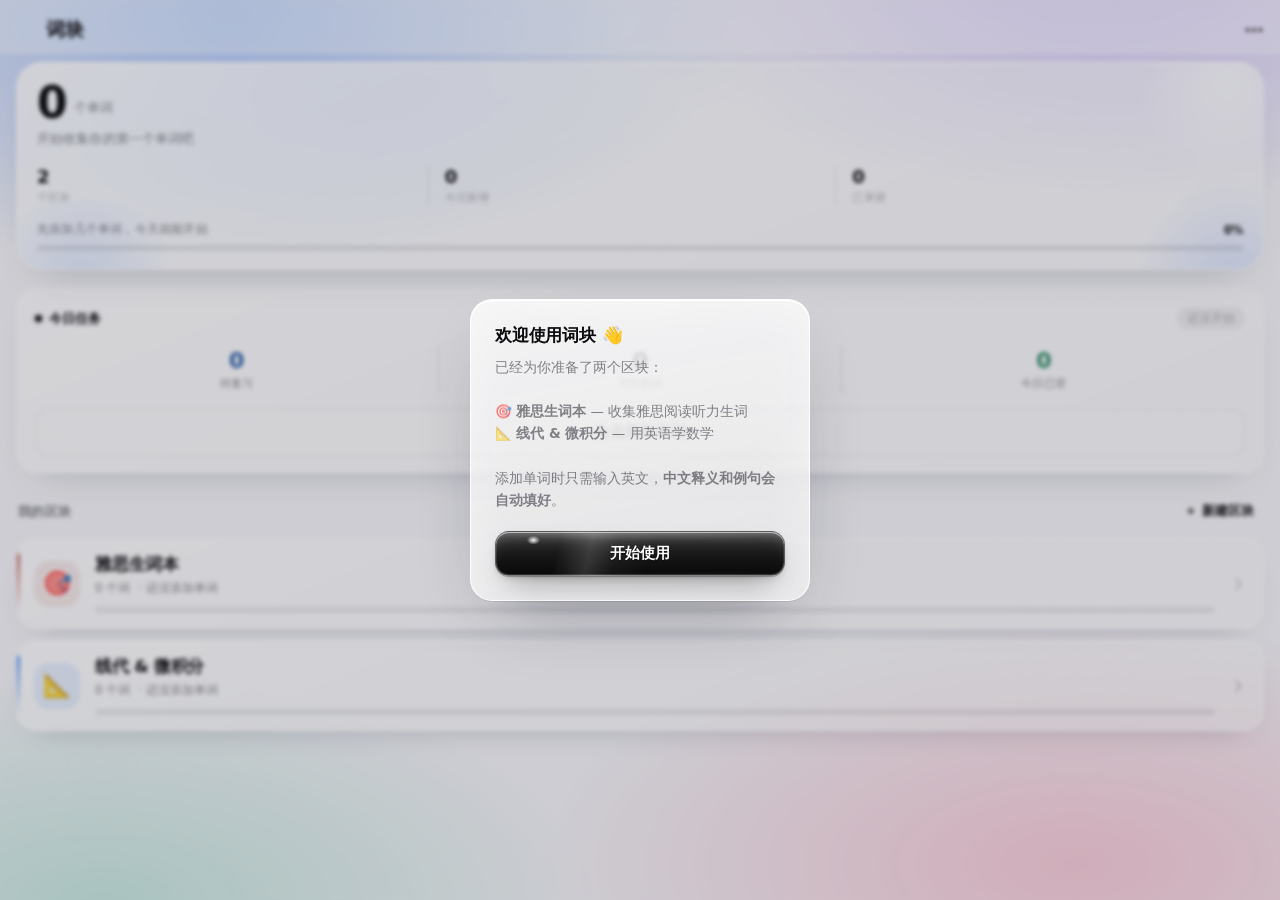
<file: src/assets/index.html>
<!DOCTYPE html>
<html lang="zh-CN">
<head>
<meta charset="utf-8">
<meta name="viewport" content="width=device-width, initial-scale=1.0, maximum-scale=1.0, user-scalable=no, viewport-fit=cover">
<meta name="format-detection" content="telephone=no">
<title>词块</title>
<link rel="stylesheet" href="app.css">
</head>
<body>

<div class="ambient" aria-hidden="true"></div>

<div class="app">
  <header class="topbar" id="topbar">
    <button class="icon-btn" id="btnBack" aria-label="返回">
      <svg viewBox="0 0 24 24" width="22" height="22"><path d="M15 4L7 12l8 8" fill="none" stroke="currentColor" stroke-width="2.2" stroke-linecap="round" stroke-linejoin="round"/></svg>
    </button>
    <div class="title-wrap">
      <h1 id="tbTitle">词块</h1>
      <div class="tb-sub" id="tbSub"></div>
    </div>
    <button class="icon-btn" id="btnMore" aria-label="更多">
      <svg viewBox="0 0 24 24" width="22" height="22"><circle cx="5" cy="12" r="2" fill="currentColor"/><circle cx="12" cy="12" r="2" fill="currentColor"/><circle cx="19" cy="12" r="2" fill="currentColor"/></svg>
    </button>
  </header>

  <main class="view" id="view"></main>
</div>

<button class="fab" id="fab"><span>＋</span></button>

<div class="sheet-mask" id="sheetMask"></div>
<div class="sheet-root" id="sheetRoot"></div>
<div class="toast" id="toast"></div>
<div class="loading" id="loading"><div class="spinner"></div><div id="loadingText">查询中…</div></div>

<script src="glossary.js"></script>
<script src="app.js"></script>
</body>
</html>
</file>
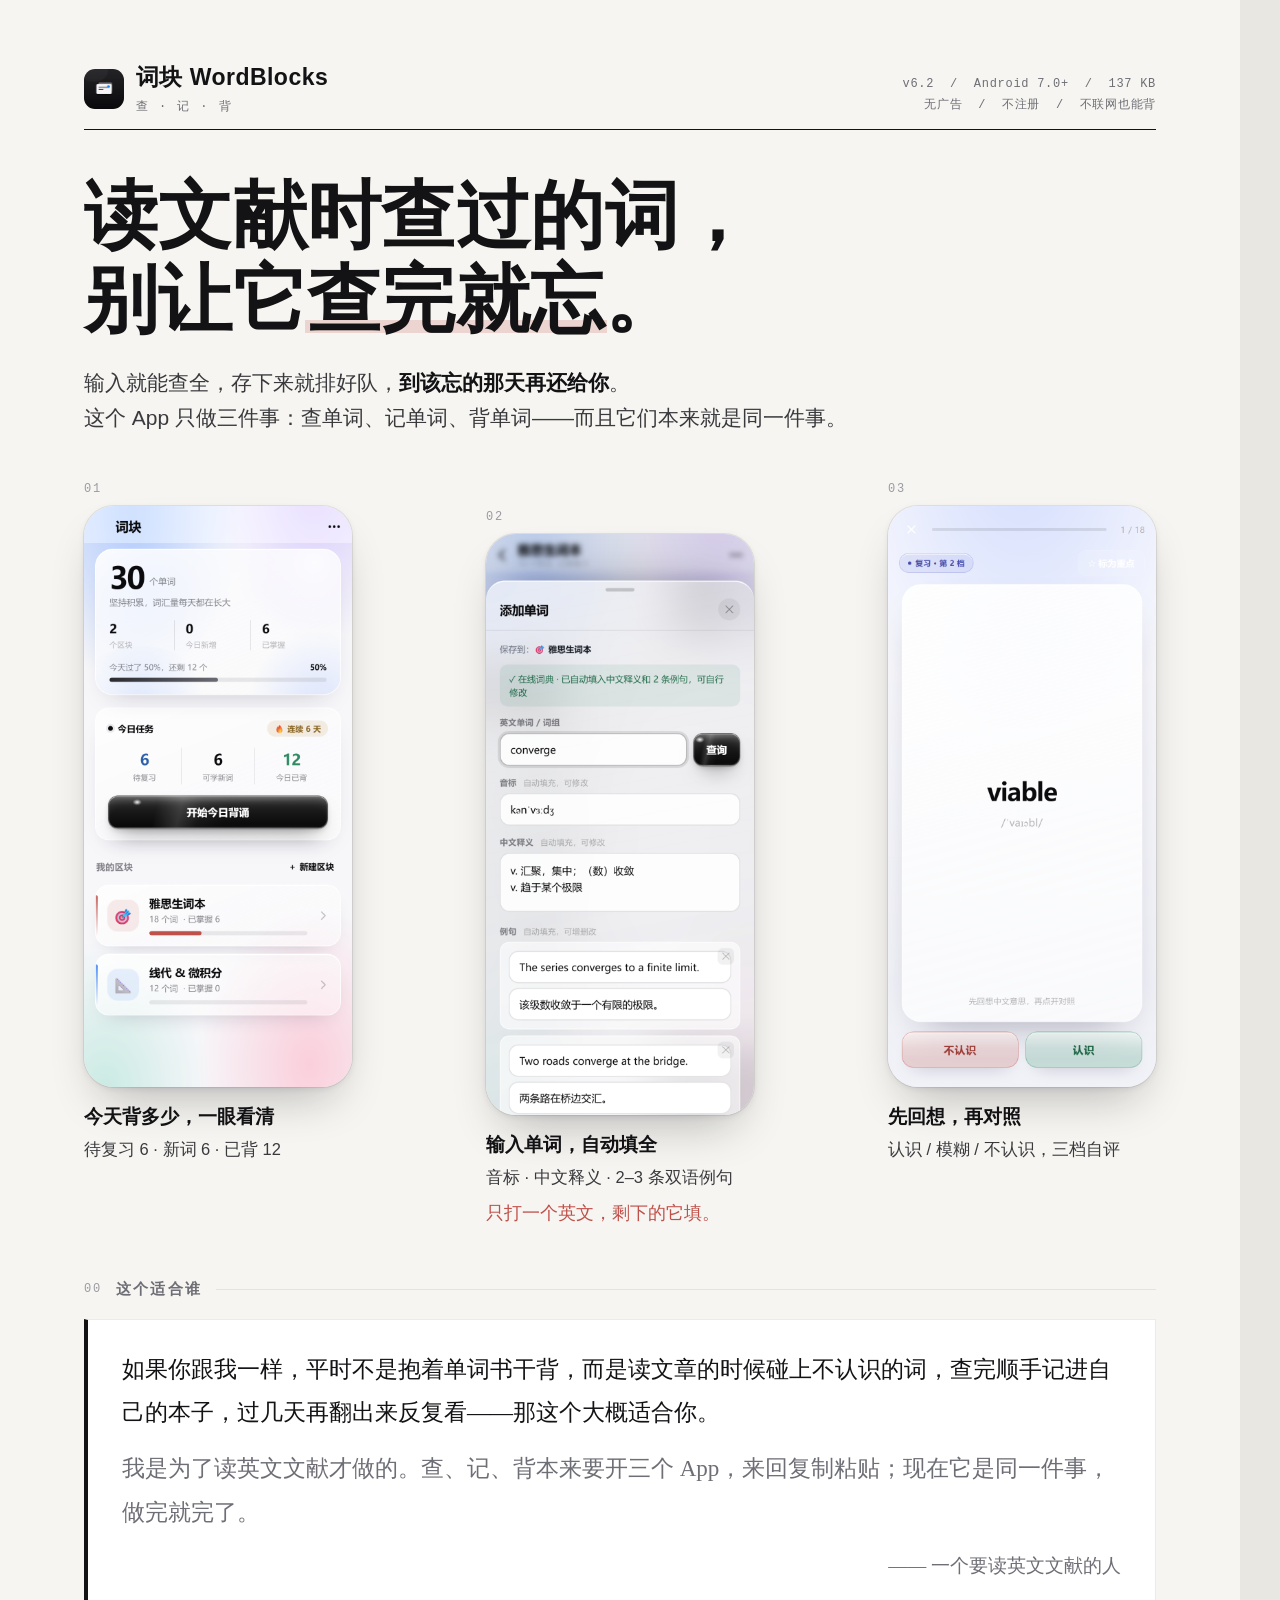
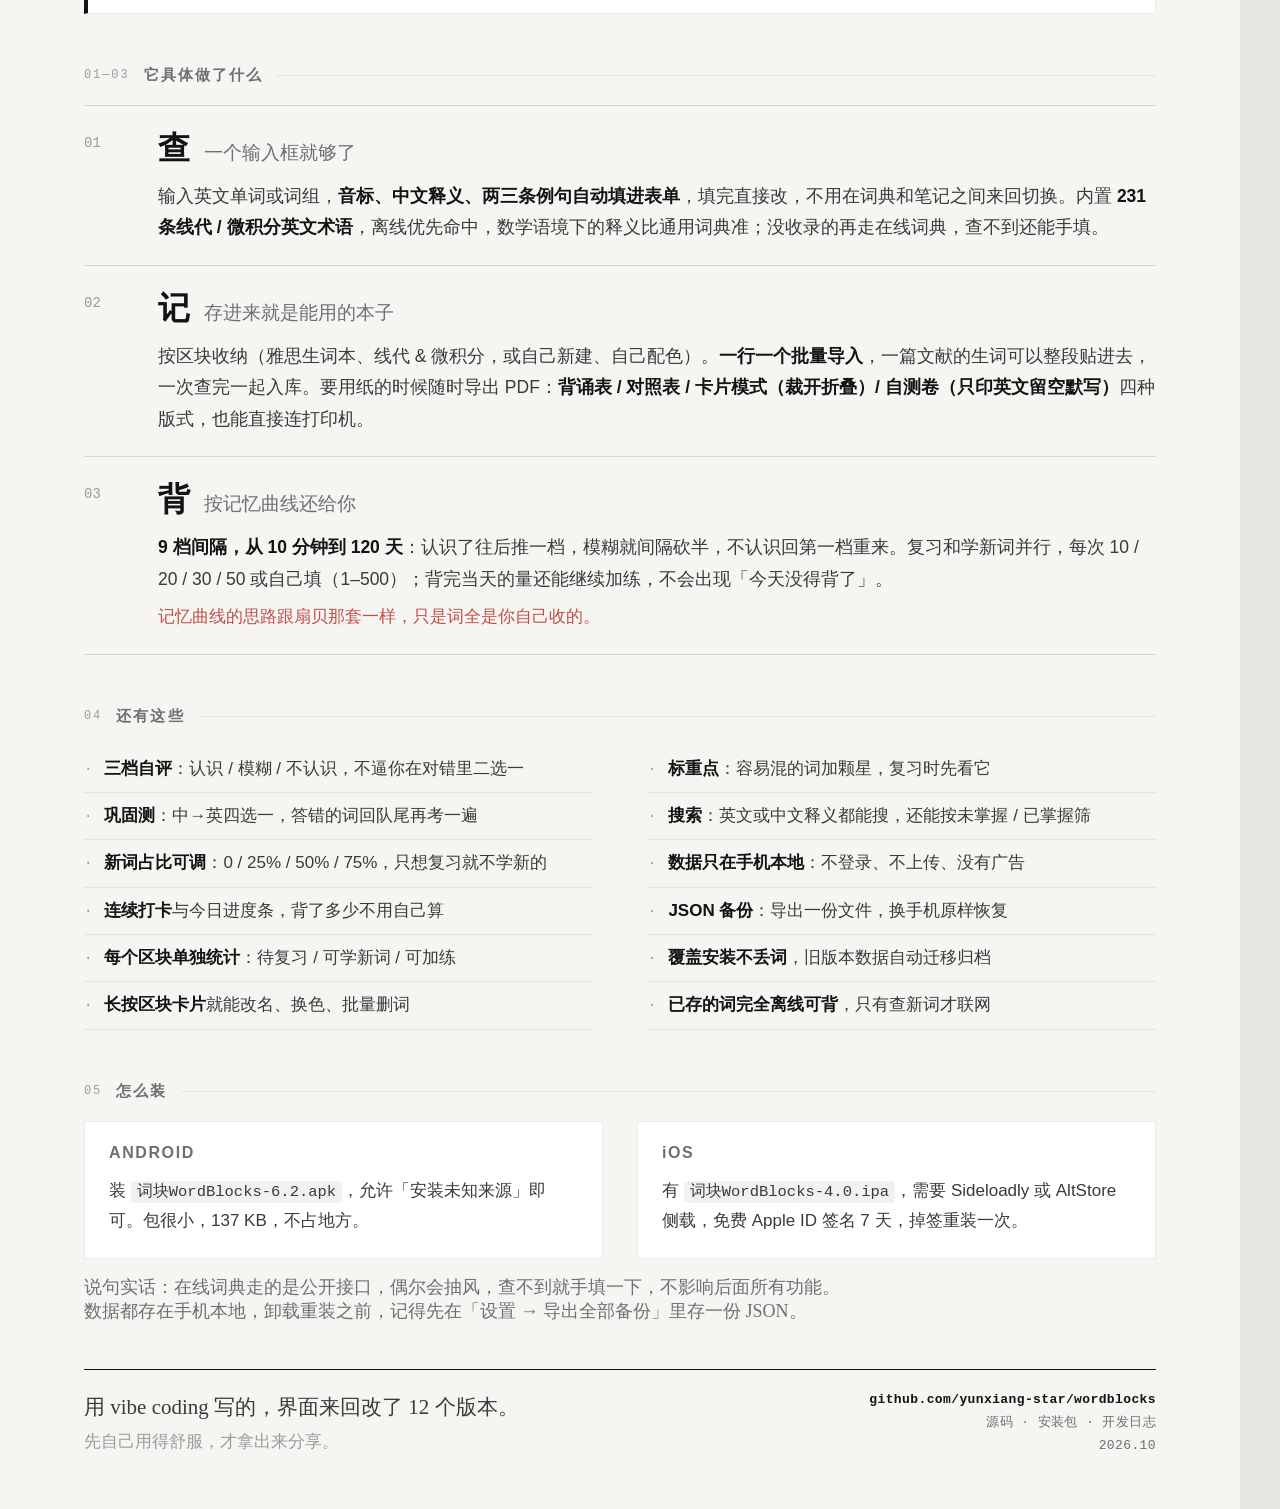
<file: poster/poster.html>
<!DOCTYPE html>
<html lang="zh-CN">
<head>
<meta charset="utf-8">
<title>词块 WordBlocks · 宣传海报</title>
<style>
  :root{
    --ink:#131316;
    --ink-2:#3A3A3E;
    --ink-3:#6E6E76;
    --ink-4:#9A9AA2;
    --paper:#F6F5F1;
    --line:rgba(19,19,22,.14);
    --line-soft:rgba(19,19,22,.08);
    --red:#C0504A;
    --blue:#3B82F6;
    --green:#33916A;
    --serif:"Noto Serif SC","Source Han Serif SC",serif;
    --sans:"Noto Sans SC","Microsoft YaHei",sans-serif;
    --kai:"STKaiti","KaiTi","Noto Serif SC",serif;
    --mono:"Consolas","SF Mono",monospace;
  }
  *{ box-sizing:border-box; margin:0; padding:0; }
  html,body{ background:#E9E7E2; }
  .page{
    position:relative;
    width:1240px;
    padding:62px 84px 52px;
    background:var(--paper);
    color:var(--ink);
    font-family:var(--sans);
    -webkit-font-smoothing:antialiased;
    overflow:hidden;
  }
  /* 纸张颗粒，很轻，只是让底色不那么「屏幕」 */
  .grain{
    position:absolute; inset:0; pointer-events:none; opacity:.05; z-index:0;
    background-image:url("data:image/svg+xml;utf8,<svg xmlns='http://www.w3.org/2000/svg' width='140' height='140'><filter id='n'><feTurbulence type='fractalNoise' baseFrequency='.85' numOctaves='3'/></filter><rect width='140' height='140' filter='url(%23n)' opacity='.55'/></svg>");
  }
  .page > *{ position:relative; z-index:1; }

  /* ---------- 页眉 ---------- */
  .top{ display:flex; align-items:flex-end; justify-content:space-between; padding-bottom:14px; border-bottom:1px solid var(--ink); }
  .brand{ display:flex; align-items:center; gap:12px; }
  .brand img{ width:40px; height:40px; border-radius:11px; }
  .brand .n{ font-size:23px; font-weight:700; letter-spacing:.02em; }
  .brand .en{ font-family:var(--mono); font-size:12px; letter-spacing:.16em; color:var(--ink-3); margin-top:5px; }
  .top .meta{ font-family:var(--mono); font-size:12px; letter-spacing:.06em; color:var(--ink-3); text-align:right; line-height:1.7; }

  /* ---------- 主标题 ---------- */
  .hero{ padding:44px 0 2px; }
  .hero h1{
    font-family:var(--serif); font-weight:700;
    font-size:74px; line-height:1.14; letter-spacing:.005em;
  }
  .hero h1 em{ font-style:normal; position:relative; }
  .hero h1 em::after{
    content:""; position:absolute; left:-2px; right:-2px; bottom:8px; height:13px;
    background:rgba(192,80,74,.20); z-index:-1;
  }
  .hero .sub{ margin-top:22px; font-size:21px; line-height:1.7; color:var(--ink-2); max-width:930px; }
  .hero .sub b{ font-weight:600; color:var(--ink); }

  /* ---------- 三屏 ---------- */
  .shots{ display:flex; justify-content:space-between; align-items:flex-start; margin-top:44px; }
  .shot{ width:268px; }
  .shot .ph{ position:relative; }
  .shot img{
    display:block; width:268px; height:581px; object-fit:cover;
    border-radius:30px;
    box-shadow:0 24px 48px -18px rgba(18,18,24,.30), 0 2px 6px rgba(18,18,24,.08), 0 0 0 1px rgba(18,18,24,.08);
  }
  .shot.mid{ margin-top:28px; }
  .shot .no{ font-family:var(--mono); font-size:12px; letter-spacing:.14em; color:var(--ink-4); margin-bottom:10px; }
  .shot .cap{ margin-top:15px; font-size:16.5px; line-height:1.6; color:var(--ink-2); }
  .shot .cap b{ display:block; font-size:19px; font-weight:600; color:var(--ink); margin-bottom:4px; }

  /* 手写标注 */
  .note{ position:absolute; right:-66px; top:176px; width:170px; font-family:var(--kai); font-size:19px; line-height:1.55; color:var(--red); }
  .note::before{ content:""; position:absolute; left:-40px; top:20px; width:34px; border-top:1.5px solid var(--red); transform:rotate(-8deg); }

  /* ---------- 章节 ---------- */
  .sec{ margin-top:52px; }
  .lab{ display:flex; align-items:center; gap:14px; margin-bottom:20px; }
  .lab .k{ font-family:var(--mono); font-size:12px; letter-spacing:.16em; color:var(--ink-4); }
  .lab .t{ font-size:15px; font-weight:600; letter-spacing:.14em; color:var(--ink-3); }
  .lab .rule{ flex:1; height:1px; background:var(--line-soft); }

  /* 适合谁 */
  .who{ display:flex; gap:34px; padding:28px 34px; background:#FFFFFF; border:1px solid var(--line-soft); border-left:4px solid var(--ink); }
  .who .q{ font-family:var(--kai); font-size:23px; line-height:1.9; color:var(--ink); }
  .who .q p + p{ margin-top:12px; }
  .who .q .dim{ color:var(--ink-3); }

  /* 三个核心 */
  .core{ display:flex; flex-direction:column; }
  .row{ display:flex; gap:30px; padding:21px 0; border-top:1px solid var(--line); }
  .row:last-child{ border-bottom:1px solid var(--line); }
  .row .idx{ font-family:var(--mono); font-size:14px; color:var(--ink-4); width:44px; padding-top:8px; }
  .row .body{ flex:1; }
  .row h3{ font-family:var(--serif); font-size:32px; font-weight:700; letter-spacing:.01em; }
  .row h3 span{ font-family:var(--sans); font-size:19px; font-weight:400; color:var(--ink-3); margin-left:14px; letter-spacing:0; }
  .row p{ margin-top:10px; font-size:17.5px; line-height:1.8; color:var(--ink-2); }
  .row p b{ font-weight:600; color:var(--ink); }
  .row p code{ font-family:var(--mono); font-size:16px; background:rgba(19,19,22,.06); padding:1px 6px; border-radius:4px; }
  .hand2{ display:block; margin-top:7px; font-family:var(--kai); font-size:17px; color:var(--red); }
  .hand{ display:block; margin-top:8px; font-family:var(--kai); font-size:18px; color:var(--red); }
  .sign{ display:block; margin-top:14px; text-align:right; font-family:var(--kai); font-size:19px; color:var(--ink-3); }
  .accent-1{ color:var(--red); } .accent-2{ color:var(--blue); } .accent-3{ color:var(--green); }

  /* 卖点清单 */
  .list{ display:flex; gap:56px; }
  .list .col{ flex:1; min-width:0; }
  .item{ display:flex; gap:12px; padding:10px 0; border-bottom:1px solid var(--line-soft); font-size:17px; line-height:1.55; color:var(--ink-2); }
  .item i{ font-style:normal; color:var(--ink-4); font-family:var(--mono); font-size:14px; padding-top:3px; }
  .item b{ font-weight:600; color:var(--ink); }

  /* 安装 */
  .inst{ display:grid; grid-template-columns:1fr 1fr; gap:34px; }
  .inst .box{ padding:22px 24px; background:#FFFFFF; border:1px solid var(--line-soft); }
  .inst .box h4{ font-size:16px; letter-spacing:.1em; color:var(--ink-3); font-weight:600; margin-bottom:14px; }
  .inst .box p{ font-size:17px; line-height:1.75; color:var(--ink-2); }
  .inst .box code{ font-family:var(--mono); font-size:15.5px; background:rgba(19,19,22,.06); padding:2px 6px; border-radius:4px; }
  .tip{ margin-top:16px; font-family:var(--kai); font-size:18px; color:var(--ink-3); }

  /* 页脚 */
  .foot{ display:flex; justify-content:space-between; align-items:flex-end; margin-top:46px; padding-top:18px; border-top:1px solid var(--ink); }
  .foot .l{ font-family:var(--kai); font-size:21px; color:var(--ink-2); line-height:1.6; }
  .foot .l span{ color:var(--ink-4); font-size:17px; }
  .foot .r{ font-family:var(--mono); font-size:13px; color:var(--ink-3); text-align:right; line-height:1.8; letter-spacing:.03em; }
  .foot .r b{ color:var(--ink); font-weight:600; }
</style>
</head>
<body>
<div class="page">
  <div class="grain"></div>

  <div class="top">
    <div class="brand">
      <img src="../src/res/mipmap-xxxhdpi-v4/ic_launcher.png" alt="词块">
      <div>
        <div class="n">词块 WordBlocks</div>
        <div class="en">查 · 记 · 背</div>
      </div>
    </div>
    <div class="meta">
      v6.2 &nbsp;/&nbsp; Android 7.0+ &nbsp;/&nbsp; 137 KB<br>
      无广告 &nbsp;/&nbsp; 不注册 &nbsp;/&nbsp; 不联网也能背
    </div>
  </div>

  <div class="hero">
    <h1>读文献时查过的词，<br>别让它<em>查完就忘</em>。</h1>
    <div class="sub">
      输入就能查全，存下来就排好队，<b>到该忘的那天再还给你</b>。<br>
      这个 App 只做三件事：查单词、记单词、背单词——而且它们本来就是同一件事。
    </div>
  </div>

  <div class="shots">
    <div class="shot">
      <div class="no">01</div>
      <div class="ph"><img src="shots/home.png" alt="首页"></div>
      <div class="cap"><b>今天背多少，一眼看清</b>待复习 6 · 新词 6 · 已背 12</div>
    </div>

    <div class="shot mid">
      <div class="no">02</div>
      <div class="ph">
        <img src="shots/add.png" alt="添加单词">
      </div>
      <div class="cap"><b>输入单词，自动填全</b>音标 · 中文释义 · 2–3 条双语例句<span class="hand">只打一个英文，剩下的它填。</span></div>
    </div>

    <div class="shot">
      <div class="no">03</div>
      <div class="ph"><img src="shots/learn.png" alt="背诵"></div>
      <div class="cap"><b>先回想，再对照</b>认识 / 模糊 / 不认识，三档自评</div>
    </div>
  </div>

  <div class="sec">
    <div class="lab"><span class="k">00</span><span class="t">这个适合谁</span><span class="rule"></span></div>
    <div class="who">
      <div class="q">
        <p>如果你跟我一样，平时不是抱着单词书干背，而是读文章的时候碰上不认识的词，查完顺手记进自己的本子，过几天再翻出来反复看——那这个大概适合你。</p>
        <p class="dim">我是为了读英文文献才做的。查、记、背本来要开三个 App，来回复制粘贴；现在它是同一件事，做完就完了。</p>
        <span class="sign">—— 一个要读英文文献的人</span>
      </div>
    </div>
  </div>

  <div class="sec">
    <div class="lab"><span class="k">01—03</span><span class="t">它具体做了什么</span><span class="rule"></span></div>
    <div class="core">
      <div class="row">
        <div class="idx">01</div>
        <div class="body">
          <h3>查<span>一个输入框就够了</span></h3>
          <p>输入英文单词或词组，<b>音标、中文释义、两三条例句自动填进表单</b>，填完直接改，不用在词典和笔记之间来回切换。内置 <b>231 条线代 / 微积分英文术语</b>，离线优先命中，数学语境下的释义比通用词典准；没收录的再走在线词典，查不到还能手填。</p>
        </div>
      </div>
      <div class="row">
        <div class="idx">02</div>
        <div class="body">
          <h3>记<span>存进来就是能用的本子</span></h3>
          <p>按区块收纳（雅思生词本、线代 &amp; 微积分，或自己新建、自己配色）。<b>一行一个批量导入</b>，一篇文献的生词可以整段贴进去，一次查完一起入库。要用纸的时候随时导出 PDF：<b>背诵表 / 对照表 / 卡片模式（裁开折叠）/ 自测卷（只印英文留空默写）</b>四种版式，也能直接连打印机。</p>
        </div>
      </div>
      <div class="row">
        <div class="idx">03</div>
        <div class="body">
          <h3>背<span>按记忆曲线还给你</span></h3>
          <p><b>9 档间隔，从 10 分钟到 120 天</b>：认识了往后推一档，模糊就间隔砍半，不认识回第一档重来。复习和学新词并行，每次 10 / 20 / 30 / 50 或自己填（1–500）；背完当天的量还能继续加练，不会出现「今天没得背了」。<span class="hand2">记忆曲线的思路跟扇贝那套一样，只是词全是你自己收的。</span></p>
        </div>
      </div>
    </div>
  </div>

  <div class="sec">
    <div class="lab"><span class="k">04</span><span class="t">还有这些</span><span class="rule"></span></div>
    <div class="list">
      <div class="col">
        <div class="item"><i>·</i><span><b>三档自评</b>：认识 / 模糊 / 不认识，不逼你在对错里二选一</span></div>
        <div class="item"><i>·</i><span><b>巩固测</b>：中→英四选一，答错的词回队尾再考一遍</span></div>
        <div class="item"><i>·</i><span><b>新词占比可调</b>：0 / 25% / 50% / 75%，只想复习就不学新的</span></div>
        <div class="item"><i>·</i><span><b>连续打卡</b>与今日进度条，背了多少不用自己算</span></div>
        <div class="item"><i>·</i><span><b>每个区块单独统计</b>：待复习 / 可学新词 / 可加练</span></div>
        <div class="item"><i>·</i><span><b>长按区块卡片</b>就能改名、换色、批量删词</span></div>
      </div>
      <div class="col">
        <div class="item"><i>·</i><span><b>标重点</b>：容易混的词加颗星，复习时先看它</span></div>
        <div class="item"><i>·</i><span><b>搜索</b>：英文或中文释义都能搜，还能按未掌握 / 已掌握筛</span></div>
        <div class="item"><i>·</i><span><b>数据只在手机本地</b>：不登录、不上传、没有广告</span></div>
        <div class="item"><i>·</i><span><b>JSON 备份</b>：导出一份文件，换手机原样恢复</span></div>
        <div class="item"><i>·</i><span><b>覆盖安装不丢词</b>，旧版本数据自动迁移归档</span></div>
        <div class="item"><i>·</i><span><b>已存的词完全离线可背</b>，只有查新词才联网</span></div>
      </div>
    </div>
  </div>

  <div class="sec">
    <div class="lab"><span class="k">05</span><span class="t">怎么装</span><span class="rule"></span></div>
    <div class="inst">
      <div class="box">
        <h4>ANDROID</h4>
        <p>装 <code>词块WordBlocks-6.2.apk</code>，允许「安装未知来源」即可。包很小，137 KB，不占地方。</p>
      </div>
      <div class="box">
        <h4>iOS</h4>
        <p>有 <code>词块WordBlocks-4.0.ipa</code>，需要 Sideloadly 或 AltStore 侧载，免费 Apple ID 签名 7 天，掉签重装一次。</p>
      </div>
    </div>
    <div class="tip">说句实话：在线词典走的是公开接口，偶尔会抽风，查不到就手填一下，不影响后面所有功能。<br>
      数据都存在手机本地，卸载重装之前，记得先在「设置 → 导出全部备份」里存一份 JSON。</div>
  </div>

  <div class="foot">
    <div class="l">用 vibe coding 写的，界面来回改了 12 个版本。<br><span>先自己用得舒服，才拿出来分享。</span></div>
    <div class="r"><b>github.com/yunxiang-star/wordblocks</b><br>源码 · 安装包 · 开发日志<br>2026.10</div>
  </div>
</div>
</body>
</html>
</file>
<file: src/assets/app.css>
/* =========================================================
   词块 WordBlocks · 6.0 界面
   白为主、黑为辅：白色磨砂玻璃 + 墨黑文字/主操作
   布局骨架、类名、交互、动画与 5.x 完全一致
   ========================================================= */
* { box-sizing: border-box; -webkit-tap-highlight-color: transparent; }
html, body {
  margin: 0; padding: 0; height: 100%;
  background: #F7F7FA;
  color: #0B0B0D;
  font-family: -apple-system, "SF Pro SC", "SF Pro Text", "Noto Sans CJK SC", "PingFang SC", "Microsoft YaHei", system-ui, sans-serif;
  font-size: 15px;
  -webkit-font-smoothing: antialiased;
  text-rendering: optimizeLegibility;
  overscroll-behavior: none;
}
:root {
  --bg: #F7F7FA;
  --ink: #0B0B0D;
  --text: #0B0B0D;
  --sub: rgba(60, 60, 67, .62);
  --faint: rgba(60, 60, 67, .38);
  --line: rgba(60, 60, 67, .14);
  --line-strong: rgba(60, 60, 67, .22);

  /* 玻璃：白为主 */
  --glass: rgba(255, 255, 255, .62);
  --glass-edge: rgba(255, 255, 255, .95);

  /* 黑为辅：主操作、选中态 */
  --primary: #131316;
  --primary-soft: rgba(19, 19, 22, .06);
  --primary-text: #2C6AD9;

  /* 语义色：浅底上用的深色版 */
  --ok: #2E8B62;
  --danger: #C0504A;
  --warn: #A9791F;
  --pink: #B85A72;

  --r: 20px;
  --shadow: 0 1px 2px rgba(20,20,40,.05), 0 10px 28px -18px rgba(20,20,40,.28);
  --shadow-lg: 0 28px 70px -34px rgba(20,20,40,.45);
  --ring: 0 0 0 3px rgba(19,19,22,.1);
}
body { overflow: hidden; background: #F7F7FA; }
body ::selection { background: rgba(19,19,22,.14); }

/* 环境光：白色背景上的柔光，玻璃才有东西可透 */
.ambient {
  position: fixed; inset: 0; z-index: 0; pointer-events: none;
  background:
    radial-gradient(60% 40% at 18% 2%, rgba(120, 165, 255, .55), rgba(120, 165, 255, 0) 70%),
    radial-gradient(54% 38% at 86% -4%, rgba(178, 150, 255, .48), rgba(178, 150, 255, 0) 72%),
    radial-gradient(58% 38% at 84% 96%, rgba(255, 168, 190, .5), rgba(255, 168, 190, 0) 72%),
    radial-gradient(52% 34% at 8% 100%, rgba(150, 220, 200, .45), rgba(150, 220, 200, 0) 74%);
}

.app { display: flex; flex-direction: column; height: 100%; position: relative; z-index: 1; }

/* ---------------- 玻璃材质 ----------------
   只有「压在别的内容上」的元素才做真实模糊（面板 / 弹窗 / Toast / 顶栏）。
   卡片背后是纯色 + 柔光渐变，糊了肉眼也看不出差别，却要每帧做一次离屏采样，
   所以卡片一律用多层半透明白 + 高光模拟玻璃，不再开 backdrop-filter。
   ------------------------------------------------- */

/* ---------------- 顶栏 ---------------- */
.topbar {
  display: flex; align-items: center; gap: 2px;
  padding: 6px 8px 6px 6px;
  background: rgba(255,255,255,.42);
  backdrop-filter: saturate(130%) blur(12px);
  -webkit-backdrop-filter: saturate(130%) blur(12px);
  position: relative; z-index: 20;
}
/* 滚动时不是「啪」地换一个底色，而是随滚动距离连续加深 */
.topbar::before {
  content: ''; position: absolute; inset: 0; z-index: -1; pointer-events: none;
  background: rgba(255,255,255,.46);
  opacity: var(--tb, 0);
}
.topbar::after {
  content: ''; position: absolute; left: 0; right: 0; bottom: 0; height: 1px;
  background: var(--line); pointer-events: none;
  opacity: var(--tb, 0);
}
.title-wrap { flex: 1; min-width: 0; padding-left: 2px; }
.topbar h1 {
  margin: 0; font-size: 19px; font-weight: 750; letter-spacing: -.4px; line-height: 1.15;
  white-space: nowrap; overflow: hidden; text-overflow: ellipsis;
}
.tb-sub { font-size: 11px; color: var(--faint); margin-top: 1px; letter-spacing: .1px; min-height: 0; }
.tb-sub:empty { display: none; }
.icon-btn {
  width: 36px; height: 36px; flex: 0 0 36px;
  display: flex; align-items: center; justify-content: center;
  border: none; background: transparent; color: var(--text);
  border-radius: 12px; cursor: pointer;
  transition: background .16s, transform .12s;
}
.icon-btn:active { background: rgba(19,19,22,.08); transform: scale(.94); }
.icon-btn.hidden { visibility: hidden; }

/* ---------------- 视图容器 ---------------- */
.view {
  flex: 1; overflow-y: auto; overflow-x: hidden;
  -webkit-overflow-scrolling: touch;
  padding: 8px 16px 116px;
}

/* ---------------- 首页统计大卡 ---------------- */
.hero {
  position: relative; overflow: hidden; isolation: isolate;
  background:
    linear-gradient(158deg, rgba(255,255,255,.92) 0%, rgba(255,255,255,.55) 46%, rgba(255,255,255,.42) 100%);
  border: 1px solid var(--glass-edge);
  border-radius: 26px; padding: 20px 20px 18px; color: var(--ink);
  box-shadow: inset 0 1px 0 rgba(255,255,255,.95), 0 18px 40px -24px rgba(20,20,50,.28);
  margin-bottom: 18px;
}
.hero::before {
  content: ''; position: absolute; right: -58px; top: -76px;
  width: 190px; height: 190px; border-radius: 50%;
  background: radial-gradient(circle, rgba(255,255,255,.75), rgba(255,255,255,0) 68%);
  z-index: -1;
}
.hero::after {
  content: ''; position: absolute; left: -40px; bottom: -90px;
  width: 210px; height: 160px; border-radius: 50%;
  background: radial-gradient(circle, rgba(130,170,255,.22), rgba(130,170,255,0) 70%);
  z-index: -1;
}
.hero-top { display: flex; align-items: flex-end; gap: 8px; }
.hero-num {
  font-size: 44px; font-weight: 800; line-height: .92;
  letter-spacing: -2px; font-variant-numeric: tabular-nums;
}
.hero-unit { font-size: 12.5px; color: var(--sub); padding-bottom: 6px; letter-spacing: .2px; }
.hero-label { font-size: 12.5px; color: var(--sub); margin-top: 8px; letter-spacing: .1px; }
.hero-stats { display: flex; gap: 0; margin-top: 18px; }
.hero-stat { flex: 1; }
.hero-stat + .hero-stat { border-left: 1px solid var(--line); padding-left: 16px; }
.hero-stat b {
  display: block; font-size: 18px; font-weight: 750; color: var(--ink);
  font-variant-numeric: tabular-nums; letter-spacing: -.3px;
}
.hero-stat span { font-size: 11px; color: var(--faint); letter-spacing: .2px; }
.hero-prog { margin-top: 17px; }
.hp-top {
  display: flex; align-items: center; justify-content: space-between; gap: 10px;
  font-size: 11.5px; color: var(--sub); margin-bottom: 8px; letter-spacing: .2px;
}
.hp-top b { font-weight: 800; font-variant-numeric: tabular-nums; letter-spacing: -.2px; color: var(--ink); }
.hp-bar { height: 6px; border-radius: 4px; background: rgba(19,19,22,.09); overflow: hidden; }
.hp-bar i {
  display: block; height: 100%; border-radius: 4px;
  background: linear-gradient(90deg, #2A2A30, #6B6B75);
  transition: width .8s cubic-bezier(.22,.68,0,1);
}
.hero-glow {
  position: absolute; right: -80px; bottom: -120px; width: 220px; height: 220px;
  border-radius: 50%; z-index: -1; pointer-events: none;
  background: radial-gradient(circle, rgba(150,180,255,.28), rgba(150,180,255,0) 66%);
}

/* ---------------- 区块网格 ---------------- */
.sec-title {
  font-size: 13px; font-weight: 700; color: var(--sub);
  margin: 24px 0 12px 2px;
  display: flex; align-items: center; justify-content: space-between;
  letter-spacing: .3px;
}
.sec-title:first-child { margin-top: 6px; }
.sec-title span:last-child { font-weight: 400; color: var(--faint); font-size: 11.5px; }
.sec-add {
  border: none; background: transparent; color: var(--ink);
  font: inherit; font-size: 12.5px; font-weight: 700; letter-spacing: .1px;
  padding: 6px 10px; border-radius: 10px; cursor: pointer;
  display: inline-flex; align-items: center; gap: 3px;
  transition: background .16s, transform .12s;
}
.sec-add:active { background: rgba(19,19,22,.07); transform: scale(.95); }
.deck-grid { display: flex; flex-direction: column; gap: 11px; }
.deck-card {
  background:
    linear-gradient(158deg, rgba(255,255,255,.9) 0%, rgba(255,255,255,.52) 46%, rgba(255,255,255,.42) 100%);
  border-radius: var(--r); padding: 15px 16px;
  border: 1px solid var(--glass-edge);
  box-shadow: inset 0 1px 0 rgba(255,255,255,.95), 0 14px 34px -22px rgba(20,20,50,.3);
  display: flex; align-items: center; gap: 14px;
  cursor: pointer; position: relative; overflow: hidden;
  transition: transform .14s ease, border-color .2s;
  text-align: left; width: 100%; font: inherit; color: inherit;
}
.deck-card:active { transform: scale(.982); }
.deck-card::before {
  content: ''; position: absolute; left: 0; top: 14px; bottom: 14px; width: 3px;
  border-radius: 0 3px 3px 0;
  background: linear-gradient(180deg, var(--accent, #3B82F6), transparent);
  opacity: .9;
}
.deck-ico {
  width: 48px; height: 48px; flex: 0 0 48px; border-radius: 16px;
  display: flex; align-items: center; justify-content: center; font-size: 23px;
  background: var(--accent-soft, rgba(59,130,246,.12));
  box-shadow: inset 0 0 0 1px rgba(255,255,255,.7);
}
.deck-body { flex: 1; min-width: 0; }
.deck-name {
  font-size: 16.5px; font-weight: 700; letter-spacing: -.2px;
  white-space: nowrap; overflow: hidden; text-overflow: ellipsis;
}
.deck-meta { font-size: 12px; color: var(--sub); margin-top: 4px; display: flex; align-items: center; gap: 8px; }
.deck-bar { height: 6px; border-radius: 4px; background: rgba(19,19,22,.08); margin-top: 10px; overflow: hidden; }
.deck-bar i {
  display: block; height: 100%; border-radius: 4px;
  background: var(--accent, #3B82F6);
  transition: width .45s cubic-bezier(.22,.68,0,1);
}
.deck-arrow { color: rgba(60,60,67,.3); flex: 0 0 auto; }

/* ---------------- 单词列表 ---------------- */
.toolbar { display: flex; gap: 8px; margin-bottom: 12px; }
.search {
  flex: 1; display: flex; align-items: center; gap: 9px;
  background: rgba(255,255,255,.7); border-radius: 14px; padding: 0 14px; height: 44px;
  border: 1px solid var(--glass-edge);
  box-shadow: inset 0 1px 0 #fff, 0 6px 18px -14px rgba(20,20,50,.3);
  color: var(--faint);
  transition: border-color .16s, box-shadow .16s;
}
.search:focus-within { border-color: rgba(19,19,22,.28); box-shadow: var(--ring); }
.search input {
  border: none; outline: none; background: transparent; flex: 1;
  font-size: 15px; color: var(--text); font-family: inherit; min-width: 0;
}
.search input::placeholder { color: var(--faint); }
.chips {
  display: flex; gap: 7px; overflow-x: auto;
  padding-bottom: 10px; margin: 0 -16px 4px; padding-left: 16px; padding-right: 16px;
}
.chips::-webkit-scrollbar { display: none; }
.chip {
  flex: 0 0 auto; padding: 7px 14px; border-radius: 999px; font-size: 12.5px;
  background: rgba(255,255,255,.66); color: var(--sub);
  border: 1px solid var(--glass-edge);
  cursor: pointer; white-space: nowrap; font-family: inherit; font-weight: 550;
  transition: all .16s;
}
.chip:active { transform: scale(.96); }
.chip.on {
  font-weight: 700; letter-spacing: .1px;
}

.word-list { display: flex; flex-direction: column; gap: 8px; }
.word-item {
  background: rgba(255,255,255,.66);
  border-radius: 17px; padding: 13px 14px;
  border: 1px solid var(--glass-edge);
  box-shadow: inset 0 1px 0 #fff, 0 6px 18px -16px rgba(20,20,50,.35);
  display: flex; gap: 12px; align-items: flex-start;
  cursor: pointer; transition: transform .12s, border-color .18s;
}
.word-item:active { transform: scale(.992); }
.word-main { flex: 1; min-width: 0; }
.word-en {
  font-size: 16.5px; font-weight: 700; letter-spacing: -.25px;
  display: flex; align-items: baseline; gap: 7px; flex-wrap: wrap;
}
.word-ipa { font-size: 11.5px; color: var(--faint); font-weight: 400; letter-spacing: .1px; }
.word-zh {
  font-size: 13px; color: rgba(60,60,67,.85); margin-top: 4px; line-height: 1.5;
  display: -webkit-box; -webkit-line-clamp: 2; -webkit-box-orient: vertical; overflow: hidden;
}
.word-tags { display: flex; gap: 6px; margin-top: 7px; align-items: center; flex-wrap: wrap; }
.mini-tag {
  font-size: 10.5px; padding: 3px 8px; border-radius: 7px;
  background: rgba(19,19,22,.06); color: var(--sub);
  font-weight: 600; letter-spacing: .1px;
}
.mini-tag.ok { background: rgba(46,139,98,.12); color: #1F6B4A; }
.mini-tag.star { background: rgba(169,121,31,.12); color: #8A6420; }
.mini-tag.warn { background: rgba(169,121,31,.1); color: #8A6420; }
.mini-tag.new { background: rgba(44,106,217,.1); color: #2C5FA8; }
.word-act { display: flex; flex-direction: column; gap: 6px; flex: 0 0 auto; }
.act-btn {
  width: 32px; height: 32px; border: none; background: rgba(255,255,255,.8);
  box-shadow: inset 0 0 0 1px rgba(19,19,22,.06);
  border-radius: 11px;
  display: flex; align-items: center; justify-content: center; cursor: pointer; color: var(--faint);
  transition: all .15s;
}
.act-btn:active { background: rgba(19,19,22,.06); transform: scale(.93); }
.act-btn.on { background: rgba(169,121,31,.16); color: #8A6420; }
.act-btn.del:active { background: rgba(192,80,74,.14); color: var(--danger); }

.empty { text-align: center; padding: 38px 20px 54px; color: var(--faint); }
.empty .big {
  width: 76px; height: 76px; margin: 0 auto 16px; border-radius: 26px;
  display: flex; align-items: center; justify-content: center; font-size: 34px;
  background: rgba(255,255,255,.7);
  box-shadow: inset 0 0 0 1px #fff, var(--shadow);
}
.empty p { margin: 0 0 7px; font-size: 14.5px; font-weight: 600; color: var(--text); }
.empty small { font-size: 12.5px; color: var(--faint); line-height: 1.7; display: block; }
.illus-wrap { width: 136px; margin: 0 auto 8px; }
.illus {
  width: 136px; height: 136px; display: block;
  filter: drop-shadow(0 14px 24px rgba(20,20,50,.16));
}

/* ---------------- FAB ---------------- */
.fab {
  position: fixed; right: 20px; bottom: 26px; z-index: 30;
  height: 54px; padding: 0 22px 0 18px; border-radius: 27px;
  font-size: 15.5px; font-weight: 750; font-family: inherit; letter-spacing: .1px;
  display: flex; align-items: center; gap: 6px;
  transition: transform .16s, opacity .22s, box-shadow .2s;
}
.fab:active { transform: scale(.93); }
.fab.hidden { opacity: 0; pointer-events: none; transform: translateY(20px); }
.fab span { font-size: 20px; line-height: 1; margin-top: -1px; }

/* ---------------- 底部面板：真正的玻璃，能看见后面 ---------------- */
.sheet-mask {
  position: fixed; inset: 0; background: rgba(20,20,35,.1); z-index: 40;
  opacity: 0; pointer-events: none; transition: opacity .24s;
  backdrop-filter: blur(4px); -webkit-backdrop-filter: blur(4px);
}
.sheet-mask.on { opacity: 1; pointer-events: auto; }
.sheet-root { position: fixed; left: 0; right: 0; bottom: 0; z-index: 41; pointer-events: none; }
.sheet {
  background:
    linear-gradient(170deg, rgba(255,255,255,.52) 0%, rgba(255,255,255,.42) 52%, rgba(250,250,255,.46) 100%);
  border-radius: 28px 28px 0 0; pointer-events: auto;
  border-top: 1px solid rgba(255,255,255,.9);
  -webkit-backdrop-filter: blur(40px) saturate(135%);
  backdrop-filter: blur(40px) saturate(135%);
  max-height: 92vh; display: flex; flex-direction: column;
  transform: translateY(102%); will-change: transform;
  transition: transform .36s cubic-bezier(.2,1.05,.32,1);
  box-shadow: 0 -18px 60px -30px rgba(20,20,50,.45), inset 0 1px 0 #fff;
}
.sheet.on { transform: translateY(0); }
.sheet-grip { padding: 10px 0 4px; display: flex; justify-content: center; flex: 0 0 auto; }
.sheet-grip i { width: 42px; height: 5px; border-radius: 3px; background: rgba(19,19,22,.2); display: block; }
.sheet-head {
  padding: 6px 20px 14px; display: flex; align-items: center; justify-content: space-between;
  flex: 0 0 auto; border-bottom: 1px solid var(--line);
}
.sheet-head h2 { margin: 0; font-size: 18px; font-weight: 750; letter-spacing: -.3px; }
.sheet-close {
  border: none; background: rgba(19,19,22,.06); color: var(--sub); width: 32px; height: 32px;
  border-radius: 16px; font-size: 16px; cursor: pointer; line-height: 1;
  display: flex; align-items: center; justify-content: center;
  transition: background .15s, transform .12s;
}
.sheet-close:active { background: rgba(19,19,22,.12); transform: scale(.92); }
.sheet-body { padding: 18px 20px 24px; overflow-y: auto; flex: 1; position: relative; }
/* 配置面板内容变长后，让「开始背诵」始终贴在面板底部 */
#cfgGo {
  display: flex;
  position: sticky; bottom: 0; z-index: 2;
  box-shadow: 0 -18px 20px -14px rgba(250,250,255,.72), 0 -1px 0 0 rgba(255,255,255,.6);
}

/* ---------------- 表单 ---------------- */
.field { margin-bottom: 16px; }
.field > label {
  display: block; font-size: 12px; font-weight: 700; color: var(--sub);
  margin-bottom: 8px; letter-spacing: .3px;
}
.field .hint { font-size: 11.5px; color: var(--faint); font-weight: 400; margin-left: 6px; }
.input, .textarea, select.input {
  width: 100%; border: 1.5px solid var(--line); border-radius: 14px;
  padding: 12px 14px; font-size: 15px; font-family: inherit; color: var(--text);
  background: rgba(255,255,255,.74); outline: none;
  transition: border-color .16s, background .16s, box-shadow .16s;
  -webkit-appearance: none; appearance: none;
}
.input:focus, .textarea:focus {
  border-color: rgba(19,19,22,.3); background: #fff; box-shadow: var(--ring);
}
.textarea { resize: none; line-height: 1.6; min-height: 86px; }
.row-inline { display: flex; gap: 9px; align-items: stretch; }
.row-inline .input { flex: 1; }

.btn {
  border: none; border-radius: 14px; padding: 13px 18px; font-size: 15px;
  font-weight: 700; font-family: inherit; cursor: pointer; letter-spacing: .2px;
  background: rgba(19,19,22,.06); color: var(--text);
  transition: transform .12s, opacity .16s, box-shadow .2s, background .16s;
  display: inline-flex; align-items: center; justify-content: center; gap: 6px;
}
.btn:active { transform: scale(.975); }
/* =========================================================
   黑玻璃：所有深色按键共用一套配方
   —— 顶部弧面光 + 斜向镜面带 + 一点星芒 + 底部回光
   ========================================================= */
.btn.primary,
.fab,
.chip.on {
  color: #FFFFFF;
  border: 1px solid rgba(255,255,255,.3);
  background:
    /* ① 左上角星芒：玻璃被打亮的那一点 */
    radial-gradient(9px 6px at 13% 19%, rgba(255,255,255,.95), rgba(255,255,255,0) 74%),
    /* ② 斜向镜面反射带 */
    linear-gradient(103deg,
      rgba(255,255,255,0) 22%,
      rgba(255,255,255,.15) 33%,
      rgba(255,255,255,.04) 42%,
      rgba(255,255,255,0) 54%),
    /* ③ 顶部弧面受光（越靠上越亮，像圆润的黑玻璃） */
    radial-gradient(132% 84% at 50% -36%,
      rgba(255,255,255,.58) 0%,
      rgba(255,255,255,.13) 42%,
      rgba(255,255,255,0) 68%),
    /* ④ 底部回光，做出玻璃厚度 */
    radial-gradient(120% 70% at 74% 134%, rgba(255,255,255,.15), rgba(255,255,255,0) 64%),
    /* ⑤ 本体：近黑，带一点冷调 */
    linear-gradient(180deg, #3A3A3A 0%, #212121 30%, #131313 66%, #090909 100%);
  box-shadow:
    inset 0 1px 0 rgba(255,255,255,.55),
    inset 1px 0 0 rgba(255,255,255,.1),
    inset -1px 0 0 rgba(255,255,255,.08),
    inset 0 -1px 0 rgba(255,255,255,.14),
    inset 0 16px 22px -20px rgba(255,255,255,.6),
    0 1px 1px rgba(10,10,11,.28),
    0 16px 32px -16px rgba(10,10,11,.62),
    0 4px 12px -6px rgba(10,10,11,.42);
  -webkit-backdrop-filter: blur(18px) saturate(150%);
  backdrop-filter: blur(18px) saturate(150%);
  text-shadow: 0 1px 1px rgba(0,0,0,.45);
}
.btn.primary, .chip.on { position: relative; }
.btn.primary,
.fab,
.chip.on {
  isolation: isolate;
  overflow: hidden;
}

/* 一次性掠过的高光：按钮出现时扫一下，不循环 */
.btn.primary::before,
.fab::before {
  content: ''; position: absolute; z-index: -1; pointer-events: none;
  top: -60%; left: -55%; width: 42%; height: 220%;
  background: linear-gradient(90deg,
    rgba(255,255,255,0) 0%,
    rgba(255,255,255,.26) 42%,
    rgba(255,255,255,.42) 50%,
    rgba(255,255,255,.24) 58%,
    rgba(255,255,255,0) 100%);
  filter: blur(3px);
  opacity: 0;
  transform: rotate(17deg) translateX(0);
  animation: glossSweep 1.15s cubic-bezier(.32,.7,.24,1) .16s 1 both;
}
@keyframes glossSweep {
  0%   { transform: rotate(17deg) translateX(0);   opacity: 0; }
  18%  { opacity: .9; }
  100% { transform: rotate(17deg) translateX(430%); opacity: 0; }
}

/* 按下：受光收敛、投影收紧，像玻璃被按进去 */
.btn.primary:active,
.fab:active,
.chip.on:active {
  background:
    radial-gradient(9px 6px at 13% 19%, rgba(255,255,255,.8), rgba(255,255,255,0) 74%),
    linear-gradient(103deg,
      rgba(255,255,255,0) 22%,
      rgba(255,255,255,.17) 33%,
      rgba(255,255,255,.045) 42%,
      rgba(255,255,255,0) 54%),
    radial-gradient(132% 84% at 50% -36%,
      rgba(255,255,255,.34) 0%,
      rgba(255,255,255,.07) 42%,
      rgba(255,255,255,0) 68%),
    linear-gradient(180deg, #2C2C2C 0%, #1A1A1A 42%, #0B0B0B 100%);
  box-shadow:
    inset 0 1px 0 rgba(255,255,255,.46),
    inset 1px 0 0 rgba(255,255,255,.08),
    inset -1px 0 0 rgba(255,255,255,.06),
    inset 0 -1px 0 rgba(255,255,255,.09),
    0 6px 16px -12px rgba(10,10,11,.55);
}
.btn.ghost {
  background: rgba(255,255,255,.62); border: 1px solid var(--line-strong); color: var(--text);
  -webkit-backdrop-filter: blur(16px); backdrop-filter: blur(16px);
}
.btn.ghost:active { background: rgba(255,255,255,.85); }
.btn.danger { background: rgba(192,80,74,.12); color: var(--danger); }
.btn.block { width: 100%; }
.btn:disabled { opacity: .42; pointer-events: none; }
.btn-row { display: flex; gap: 10px; }
.btn-row .btn { flex: 1; }
.btn-sm { padding: 9px 14px; font-size: 13px; border-radius: 12px; font-weight: 650; }

.ex-row {
  background: rgba(255,255,255,.6); border-radius: 14px; padding: 12px;
  margin-bottom: 9px; position: relative;
  border: 1px solid var(--glass-edge);
}
.ex-row .del-x {
  position: absolute; right: 8px; top: 8px; width: 24px; height: 24px; border-radius: 8px;
  border: none; background: rgba(19,19,22,.06); color: var(--faint); font-size: 15px; cursor: pointer; line-height: 1;
}
.ex-row input { background: #fff !important; }
.ex-row .en-line { padding-right: 26px; }
.ex-row .zh-line { margin-top: 7px; }

.lookup-state {
  display: flex; align-items: center; gap: 9px; font-size: 13px; color: var(--sub);
  background: rgba(44,106,217,.08); border-radius: 12px; padding: 11px 14px; margin-bottom: 15px;
  line-height: 1.5;
}
.lookup-state.err { background: rgba(192,80,74,.1); color: #A33F3A; }
.lookup-state.ok { background: rgba(46,139,98,.1); color: #1F6B4A; }
.mini-spin {
  width: 14px; height: 14px; border: 2px solid rgba(19,19,22,.18);
  border-top-color: var(--ink); border-radius: 50%; animation: spin .7s linear infinite; flex: 0 0 14px;
}
@keyframes spin { to { transform: rotate(360deg); } }

/* ---------------- 背单词 ---------------- */
.study {
  position: fixed; inset: 0;
  background:
    radial-gradient(120% 80% at 50% -10%, rgba(150,175,255,.4) 0%, rgba(150,175,255,0) 62%),
    linear-gradient(180deg, #FBFBFE 0%, #F1F2F8 100%);
  z-index: 35;
  display: flex; flex-direction: column; color: var(--ink);
}
.study-top { display: flex; align-items: center; gap: 12px; padding: 16px 16px 8px; }
.study-prog { flex: 1; height: 4px; background: rgba(19,19,22,.1); border-radius: 3px; overflow: hidden; }
.study-prog i {
  display: block; height: 100%; border-radius: 3px;
  background: linear-gradient(90deg, #2A2A30, #55555E);
  transition: width .32s cubic-bezier(.22,.68,0,1);
}
.study-count {
  font-size: 12px; color: var(--faint); font-variant-numeric: tabular-nums;
  letter-spacing: .4px; min-width: 44px; text-align: right;
}
.study-stage { flex: 1; padding: 12px 20px 0; display: flex; perspective: 1400px; }
.card-flip {
  flex: 1; position: relative; transform-style: preserve-3d;
  transition: transform .58s cubic-bezier(.4,.2,.2,1); cursor: pointer;
}
.card-flip.flipped { transform: rotateY(180deg); }
.card-face {
  position: absolute; inset: 0; backface-visibility: hidden; -webkit-backface-visibility: hidden;
  border-radius: 28px; padding: 28px 24px; display: flex; flex-direction: column;
  overflow: hidden;
}
.card-front {
  background:
    linear-gradient(165deg, rgba(255,255,255,.94) 0%, rgba(255,255,255,.68) 52%, rgba(255,255,255,.6) 100%);
  border: 1px solid var(--glass-edge);
  box-shadow: 0 30px 60px -34px rgba(20,20,50,.4), inset 0 1px 0 #fff;
  align-items: center; justify-content: center; text-align: center;
}
.card-front .w {
  font-size: 36px; font-weight: 800; letter-spacing: -1px; line-height: 1.18;
  word-break: break-word; overflow-wrap: anywhere; color: var(--ink);
}
.card-front .p { font-size: 15px; color: var(--faint); margin-top: 14px; letter-spacing: .3px; }
.card-front .tip { position: absolute; bottom: 22px; font-size: 11.5px; color: var(--faint); letter-spacing: .4px; }
.card-back {
  background: linear-gradient(180deg, #FFFFFF, #F6F7FB); color: var(--ink);
  transform: rotateY(180deg);
  overflow-y: auto;
  box-shadow: 0 30px 60px -34px rgba(20,20,50,.35), inset 0 1px 0 #fff;
  border: 1px solid var(--glass-edge);
}
.card-back .w2 { font-size: 18px; font-weight: 750; margin-bottom: 3px; letter-spacing: -.2px; }
.card-back .p2 { font-size: 12.5px; color: var(--faint); margin-bottom: 16px; letter-spacing: .2px; }
.card-back .divider { height: 1px; background: var(--line); margin: 16px 0; }
.card-back .zh { font-size: 17.5px; line-height: 1.62; font-weight: 550; letter-spacing: -.1px; }
.card-back .exs { margin-top: 4px; }
.card-back .ex { margin-bottom: 14px; padding-left: 12px; border-left: 2px solid rgba(19,19,22,.16); }
.card-back .ex .en { font-size: 14px; line-height: 1.6; font-style: italic; color: #2A2D38; }
.card-back .ex .zh { font-size: 12.5px; color: var(--sub); margin-top: 5px; font-weight: 400; }
.study-actions { padding: 14px 20px 28px; display: flex; gap: 10px; }
.sbtn {
  flex: 1; border: none; border-radius: 17px; padding: 15px 0; font-size: 15.5px;
  font-weight: 750; font-family: inherit; cursor: pointer; letter-spacing: .6px;
  background: rgba(255,255,255,.7); color: var(--ink);
  transition: transform .12s, opacity .15s;
}
.sbtn:active { opacity: .82; transform: scale(.975); }
/* 三个自评键：浅底上的彩色玻璃，深色文字保证可读 */
.sbtn.known, .sbtn.unknown, .sbtn.hard {
  border: 1px solid;
  background-image: linear-gradient(180deg, rgba(255,255,255,.7) 0%, rgba(255,255,255,.18) 46%, rgba(255,255,255,0) 78%);
  box-shadow: inset 0 1px 0 #fff, 0 12px 26px -18px rgba(20,20,50,.35);
}
.sbtn.known {
  background-color: rgba(46,139,98,.22);
  border-color: rgba(46,139,98,.4);
  color: #1B6343;
}
.sbtn.unknown {
  background-color: rgba(192,80,74,.22);
  border-color: rgba(192,80,74,.4);
  color: #9C3B36;
}
.sbtn.hard {
  background-color: rgba(169,121,31,.22);
  border-color: rgba(169,121,31,.42);
  color: #7E5A17;
}
.sbtn.known:active, .sbtn.unknown:active, .sbtn.hard:active { opacity: .75; }
.sbtn.nav { flex: 0 0 62px; background: rgba(19,19,22,.05); font-size: 19px; }
.study-toolbar { display: flex; gap: 8px; padding: 0 16px; }

.empty-study { color: var(--faint); text-align: center; padding: 60px 20px; }

/* ---------------- 退出确认 / 弹窗 ---------------- */
.dialog-mask {
  position: fixed; inset: 0; background: rgba(20,20,35,.18); z-index: 60;
  display: flex; align-items: center; justify-content: center; padding: 32px;
  opacity: 0; pointer-events: none; transition: opacity .2s;
  backdrop-filter: blur(2px); -webkit-backdrop-filter: blur(2px);
}
.dialog-mask.on { opacity: 1; pointer-events: auto; }
.dialog {
  background:
    linear-gradient(170deg, rgba(255,255,255,.86) 0%, rgba(255,255,255,.66) 100%);
  border: 1px solid rgba(255,255,255,.95);
  -webkit-backdrop-filter: blur(24px) saturate(140%);
  backdrop-filter: blur(24px) saturate(140%);
  border-radius: 22px; padding: 24px; width: 100%; max-width: 340px;
  transform: scale(.94); transition: transform .24s cubic-bezier(.22,.68,0,1);
  box-shadow: var(--shadow-lg), inset 0 1px 0 #fff;
}
.dialog-mask.on .dialog { transform: scale(1); }
.dialog h3 { margin: 0 0 9px; font-size: 17px; font-weight: 750; letter-spacing: -.2px; }
.dialog p { margin: 0 0 20px; font-size: 13.5px; color: var(--sub); line-height: 1.65; }
.dialog .btn-row .btn { padding: 12px 0; font-size: 14.5px; }

/* ---------------- 提示 ---------------- */
.toast {
  position: fixed; left: 50%; bottom: 98px; transform: translate(-50%, 12px);
  background: rgba(21,21,26,.88); color: #fff; padding: 12px 18px; border-radius: 14px;
  border: 1px solid rgba(255,255,255,.12);
  font-size: 13.5px; z-index: 90; opacity: 0; pointer-events: none;
  transition: all .26s; max-width: 84vw; text-align: center; line-height: 1.5;
  box-shadow: var(--shadow-lg);
  backdrop-filter: blur(16px); -webkit-backdrop-filter: blur(16px);
}
.toast.on { opacity: 1; transform: translate(-50%, 0); }

.loading {
  position: fixed; left: 50%; top: 50%; transform: translate(-50%,-50%);
  background: rgba(255,255,255,.8); color: var(--ink); border-radius: 20px;
  border: 1px solid #fff;
  -webkit-backdrop-filter: blur(18px) saturate(140%);
  backdrop-filter: blur(18px) saturate(140%);
  padding: 24px 28px; z-index: 95; display: none; flex-direction: column;
  align-items: center; gap: 14px; font-size: 13.5px; min-width: 132px;
  box-shadow: var(--shadow-lg);
}
.loading.on { display: flex; }
.spinner {
  width: 26px; height: 26px; border: 2.5px solid rgba(19,19,22,.15);
  border-top-color: var(--ink); border-radius: 50%; animation: spin .75s linear infinite;
}

/* ---------------- 工具类 ---------------- */
.sr { position: absolute; width: 1px; height: 1px; overflow: hidden; clip: rect(0,0,0,0); }
.fade-in { animation: fadeIn .3s cubic-bezier(.22,.68,0,1) both; }
@keyframes fadeIn { from { opacity: 0; transform: translateY(8px); } to { opacity: 1; transform: none; } }
.pick-list { display: flex; flex-direction: column; gap: 2px; }
.pick {
  display: flex; align-items: center; justify-content: space-between; gap: 10px;
  padding: 11px 10px; border-radius: 14px; cursor: pointer; background: transparent;
  border: none; font: inherit; color: inherit; text-align: left; width: 100%;
  transition: background .15s;
}
.pick:active { background: rgba(19,19,22,.05); }
.pick .pl { display: flex; align-items: center; gap: 12px; min-width: 0; }
.pick .pi {
  width: 36px; height: 36px; border-radius: 12px;
  background: rgba(255,255,255,.8);
  display: flex; align-items: center; justify-content: center; font-size: 17px; flex: 0 0 36px;
  box-shadow: inset 0 0 0 1px #fff, 0 2px 8px -6px rgba(20,20,50,.35);
}
.pick b { font-size: 14.5px; font-weight: 650; display: block; letter-spacing: -.1px; }
.pick small { font-size: 11.5px; color: var(--sub); display: block; margin-top: 3px; }
.switch {
  width: 48px; height: 28px; border-radius: 15px; background: rgba(19,19,22,.14); position: relative;
  transition: background .22s; flex: 0 0 48px;
}
.switch::after {
  content: ''; position: absolute; top: 3px; left: 3px; width: 22px; height: 22px; border-radius: 50%;
  background: #fff; box-shadow: 0 1px 3px rgba(20,20,50,.3);
  transition: transform .22s cubic-bezier(.22,.68,0,1);
}
.switch.on {
  background: linear-gradient(180deg, #3A3A3A, #1C1C1C 58%, #0C0C0C);
  box-shadow: inset 0 1px 0 rgba(255,255,255,.34), inset 0 -1px 0 rgba(255,255,255,.07);
}
.switch.on::after { transform: translateX(20px); }
.grid2 { display: grid; grid-template-columns: 1fr 1fr; gap: 9px; }
.opt {
  border: 1.5px solid var(--line); border-radius: 14px; padding: 13px 14px;
  cursor: pointer; background: rgba(255,255,255,.7); text-align: left; font: inherit; color: inherit;
  transition: border-color .16s, background .16s, transform .12s;
}
.opt:active { transform: scale(.98); }
.opt b { display: block; font-size: 14px; font-weight: 650; letter-spacing: -.1px; }
.opt small { display: block; font-size: 11.5px; color: var(--sub); margin-top: 3px; line-height: 1.45; }
.opt.on { border-color: rgba(19,19,22,.4); background: #fff; box-shadow: var(--ring); }
.opt.on b { color: var(--ink); }
.divider-line { height: 1px; background: var(--line); margin: 14px 0; }

/* =========================================================
   今日任务 / 记忆曲线
   ========================================================= */
.today-card {
  background:
    linear-gradient(158deg, rgba(255,255,255,.9) 0%, rgba(255,255,255,.56) 48%, rgba(255,255,255,.46) 100%);
  border-radius: var(--r); padding: 18px 18px 16px;
  border: 1px solid var(--glass-edge);
  box-shadow: inset 0 1px 0 #fff, 0 16px 36px -24px rgba(20,20,50,.28);
  margin: 0 0 18px;
}
.tc-head {
  display: flex; align-items: center; justify-content: space-between;
  font-size: 13px; font-weight: 750; color: var(--text); letter-spacing: .1px;
}
.tc-head > span:first-child { display: flex; align-items: center; gap: 7px; }
.tc-head > span:first-child::before {
  content: ''; width: 7px; height: 7px; border-radius: 50%;
  background: var(--ink);
  box-shadow: 0 0 0 3px rgba(19,19,22,.08);
}
.tc-streak {
  font-size: 11.5px; font-weight: 700; color: #8A6420;
  background: rgba(169,121,31,.12); padding: 4px 10px; border-radius: 20px;
  letter-spacing: .1px;
}
.tc-streak.off { color: var(--faint); background: rgba(19,19,22,.05); font-weight: 550; }
.tc-nums { display: flex; gap: 0; margin: 16px 0 16px; }
.tc-n { flex: 1; text-align: center; padding: 2px 4px; }
.tc-n + .tc-n { border-left: 1px solid var(--line); }
.tc-n b {
  display: block; font-size: 22px; font-weight: 800; letter-spacing: -.6px;
  color: var(--text); font-variant-numeric: tabular-nums;
}
.tc-n span { font-size: 11px; color: var(--sub); letter-spacing: .2px; }
.tc-n:first-child b { color: #2C5FA8; }
.tc-n:last-child b { color: var(--ok); }
.tc-note {
  font-size: 11.5px; color: var(--sub); line-height: 1.65; text-align: center;
  background: rgba(255,255,255,.6);
  border: 1px solid rgba(255,255,255,.9);
  border-radius: 12px; padding: 9px 12px; margin: -4px 0 12px;
}

/* 区块页顶部的今日状态条 */
.today-strip {
  display: flex; align-items: center; justify-content: space-between; gap: 8px; flex-wrap: wrap;
  background:
    linear-gradient(158deg, rgba(255,255,255,.82) 0%, rgba(255,255,255,.5) 46%, rgba(255,255,255,.42) 100%);
  border: 1px solid var(--glass-edge); border-radius: 16px;
  padding: 11px 12px 11px 14px; margin: 12px 0;
  box-shadow: inset 0 1px 0 #fff, 0 10px 26px -20px rgba(20,20,50,.3);
}
.ts-info { font-size: 12px; color: var(--sub); flex: 1 1 auto; letter-spacing: .1px; }
.ts-item b {
  font-size: 15.5px; font-weight: 800; color: #2C5FA8;
  margin-right: 2px; font-variant-numeric: tabular-nums;
}
.ts-item.new b { color: var(--pink); }
.ts-item.extra b { color: var(--ok); }
.ts-sep { margin: 0 7px; color: var(--line-strong); }

/* 开始背诵 · 配置面板 */
.cfg-lab {
  font-size: 12px; font-weight: 750; color: var(--sub);
  margin: 16px 0 8px; letter-spacing: .4px;
}
.cfg-lab:first-child { margin-top: 2px; }
.cfg-decks { display: flex; gap: 8px; overflow-x: auto; padding-bottom: 2px; }
.cfg-decks::-webkit-scrollbar { display: none; }
.cfg-deck {
  flex: 0 0 auto; display: flex; align-items: center; gap: 7px;
  border: 1.5px solid var(--line); background: rgba(255,255,255,.7); border-radius: 14px;
  padding: 9px 13px; font: inherit; font-size: 13px; color: inherit; cursor: pointer;
  transition: border-color .16s, background .16s, box-shadow .16s, transform .12s;
}
.cfg-deck:active { transform: scale(.97); }
.cfg-deck .cfg-emoji { font-size: 15px; }
.cfg-deck .cfg-dname { font-weight: 650; white-space: nowrap; letter-spacing: -.1px; }
.cfg-deck.on {
  border-color: rgba(19,19,22,.5); background: #fff;
  box-shadow: var(--ring);
}
.cfg-deck.on .cfg-dname { color: var(--ink); }

/* 分段控件 */
.seg {
  display: flex; gap: 2px; padding: 3px;
  background: rgba(19,19,22,.055); border-radius: 15px; flex-wrap: nowrap;
  border: 1px solid rgba(255,255,255,.7);
}
.seg button {
  flex: 1 1 0; min-width: 0; border: none; background: transparent;
  border-radius: 12px; padding: 10px 4px;
  font: inherit; font-size: 12.5px; font-weight: 650;
  color: var(--sub); cursor: pointer; white-space: nowrap;
  transition: background .16s, color .16s, box-shadow .18s, transform .12s;
}
.seg button:active { transform: scale(.96); }
.seg button.on {
  background: #FFFFFF; color: var(--ink);
  box-shadow: 0 2px 8px rgba(20,20,50,.12), 0 1px 1px rgba(20,20,50,.06);
}

/* 自定义词数 */
.cfg-numrow {
  display: flex; align-items: center; gap: 9px; margin-top: 8px;
  background: rgba(255,255,255,.74); border: 1.5px solid var(--line);
  border-radius: 14px; padding: 6px 14px;
  transition: border-color .16s, box-shadow .16s, background .16s;
}
.cfg-numrow:focus-within { border-color: rgba(19,19,22,.32); background: #fff; box-shadow: var(--ring); }
.cfg-numlab { font-size: 12.5px; color: var(--sub); flex: 0 0 auto; font-weight: 550; }
.cfg-num {
  flex: 1; min-width: 0; border: none; background: transparent; outline: none;
  font: inherit; font-size: 17px; font-weight: 750; color: var(--text);
  text-align: center; letter-spacing: -.3px; font-variant-numeric: tabular-nums;
  -moz-appearance: textfield;
}
.cfg-num::placeholder { font-size: 13px; font-weight: 500; color: var(--faint); }
.cfg-num::-webkit-outer-spin-button,
.cfg-num::-webkit-inner-spin-button { -webkit-appearance: none; margin: 0; }
.cfg-numunit { font-size: 12.5px; color: var(--sub); flex: 0 0 auto; }
.cfg-lab-note { font-size: 11px; font-weight: 400; color: var(--faint); margin-left: 6px; letter-spacing: 0; }

.cfg-preview {
  margin-top: 16px;
  background:
    linear-gradient(158deg, rgba(255,255,255,.8) 0%, rgba(255,255,255,.44) 50%, rgba(255,255,255,.38) 100%);
  border: 1px solid rgba(255,255,255,.9);
  border-radius: 18px; padding: 16px;
  min-height: 78px; display: flex; flex-direction: column; justify-content: center;
  box-shadow: inset 0 1px 0 #fff;
}
.cfg-total { font-size: 12.5px; color: var(--sub); text-align: center; letter-spacing: .2px; }
.cfg-total b {
  font-size: 26px; font-weight: 800; color: var(--text); margin: 0 5px;
  letter-spacing: -.8px; font-variant-numeric: tabular-nums;
}
.cfg-split { display: flex; gap: 8px; margin-top: 12px; }
.cfg-pill {
  flex: 1; text-align: center; border-radius: 13px; padding: 10px 0;
  border: 1px solid rgba(255,255,255,.9);
  box-shadow: inset 0 1px 0 rgba(255,255,255,.9);
}
.cfg-pill b {
  display: block; font-size: 20px; font-weight: 800; line-height: 1.1;
  letter-spacing: -.4px; font-variant-numeric: tabular-nums;
}
.cfg-pill span { font-size: 10.5px; letter-spacing: .3px; opacity: .9; }
.cfg-pill.rev { background: rgba(44,106,217,.1); color: #2C5FA8; }
.cfg-pill.new { background: rgba(184,90,114,.12); color: #9F455C; }
.cfg-pill.extra { background: rgba(46,139,98,.12); color: #1F6B4A; }
.cfg-hint { font-size: 11px; color: var(--faint); text-align: center; margin-top: 11px; line-height: 1.7; }
.cfg-empty { font-size: 13px; color: var(--sub); text-align: center; line-height: 1.8; }
.cfg-empty small { color: var(--faint); font-size: 11.5px; }

/* 背诵界面补充 */
.st-badge {
  display: inline-flex; align-items: center; gap: 6px;
  font-size: 11px; font-weight: 700; padding: 6px 12px; border-radius: 20px;
  background: rgba(255,255,255,.72); color: var(--sub);
  border: 1px solid var(--glass-edge); letter-spacing: .3px;
  box-shadow: inset 0 1px 0 #fff;
}
.st-badge::before {
  content: ''; width: 5px; height: 5px; border-radius: 50%;
  background: currentColor; flex: 0 0 5px;
}
.st-badge.isnew { background: rgba(184,90,114,.12); color: #9F455C; border-color: rgba(184,90,114,.24); }
.st-badge.isrev { background: rgba(92,99,207,.1); color: #4A4FAE; border-color: rgba(92,99,207,.22); }
.st-badge.isextra { background: rgba(46,139,98,.1); color: #1F6B4A; border-color: rgba(46,139,98,.22); }
.study-toolbar { align-items: center; justify-content: space-between; margin-top: 4px; }
.study-actions.two .sbtn { flex: 1; }
.study-actions.three .sbtn { flex: 1; }

/* 巩固测 */
.quiz-body { flex: 1; padding: 26px 20px 0; display: flex; flex-direction: column; }
.quiz-lab { font-size: 11px; color: var(--faint); text-align: center; letter-spacing: 1.2px; }
.quiz-zh {
  font-size: 21px; font-weight: 700; line-height: 1.55; text-align: center;
  margin: 16px 0 26px; padding: 26px 18px; border-radius: 22px;
  letter-spacing: -.3px; color: var(--ink);
  background:
    linear-gradient(165deg, rgba(255,255,255,.94) 0%, rgba(255,255,255,.66) 52%, rgba(255,255,255,.58) 100%);
  border: 1px solid var(--glass-edge);
  box-shadow: 0 20px 44px -30px rgba(20,20,50,.35), inset 0 1px 0 #fff;
}
.quiz-opts { display: flex; flex-direction: column; gap: 10px; }
.q-opt {
  border: 1.5px solid var(--line); background: rgba(255,255,255,.72);
  color: var(--text); border-radius: 16px; padding: 16px; font: inherit;
  font-size: 16px; font-weight: 650; text-align: left; cursor: pointer;
  letter-spacing: -.1px;
  box-shadow: inset 0 1px 0 #fff;
  transition: background .16s, border-color .16s, transform .1s;
}
.q-opt:active { transform: scale(.985); background: #fff; }
.q-opt.right {
  background: rgba(46,139,98,.14); border-color: rgba(46,139,98,.42); color: #1B6343;
}
.q-opt.wrong {
  background: rgba(192,80,74,.12); border-color: rgba(192,80,74,.4); color: #9C3B36;
}
.quiz-tip { font-size: 11px; color: var(--faint); text-align: center; margin-top: 20px; }

/* 结算 */
.study.done { justify-content: center; }
.done-body { padding: 0 26px; text-align: center; }
.done-emoji {
  position: relative; width: 118px; height: 118px; margin: 0 auto;
  display: flex; align-items: center; justify-content: center; border-radius: 38px;
  background: rgba(255,255,255,.8);
  border: 1px solid #fff;
  box-shadow: 0 20px 44px -28px rgba(20,20,50,.4), inset 0 1px 0 #fff;
}
.done-emoji .medal {
  width: 100px; height: 100px; display: block;
  animation: medalIn .66s cubic-bezier(.18,1.25,.32,1) both;
}
@keyframes medalIn {
  0% { opacity: 0; transform: scale(.55) rotate(-10deg); }
  62% { opacity: 1; transform: scale(1.07) rotate(3deg); }
  100% { opacity: 1; transform: scale(1) rotate(0); }
}
.sp {
  position: absolute; width: 7px; height: 7px; border-radius: 50%;
  background: #C79A3E; box-shadow: 0 0 12px rgba(199,154,62,.9); opacity: 0;
  animation: spark 1.1s ease-out .45s both;
}
.sp1 { left: 8px; top: 16px; animation-delay: .45s; }
.sp2 { right: 10px; top: 8px; animation-delay: .62s; }
.sp3 { left: 18px; bottom: 10px; animation-delay: .78s; }
@keyframes spark {
  0% { opacity: 0; transform: scale(.3); }
  35% { opacity: 1; transform: scale(1); }
  100% { opacity: 0; transform: scale(1.5) translateY(-8px); }
}
.done-praise {
  font-size: 13px; color: #8A6420; margin-top: 8px; letter-spacing: .2px;
  animation: fadeUp .5s cubic-bezier(.22,.68,0,1) .18s both;
}
.done-title { font-size: 23px; font-weight: 800; margin-top: 18px; letter-spacing: -.5px; color: var(--ink); }
.done-sub { font-size: 12.5px; color: var(--sub); margin-top: 8px; letter-spacing: .2px; }
.done-grid { display: flex; gap: 9px; margin: 26px 0 14px; }
.done-cell {
  flex: 1; border-radius: 16px; padding: 14px 0; background: rgba(255,255,255,.72);
  border: 1px solid #fff;
  box-shadow: inset 0 1px 0 #fff, 0 8px 22px -18px rgba(20,20,50,.35);
}
.done-cell b {
  display: block; font-size: 25px; font-weight: 800; line-height: 1.1;
  letter-spacing: -.6px; font-variant-numeric: tabular-nums;
}
.done-cell span { font-size: 10.5px; color: var(--faint); letter-spacing: .3px; }
.done-cell.ok b { color: var(--ok); }
.done-cell.mid b { color: var(--warn); }
.done-cell.bad b { color: var(--danger); }
.done-quiz {
  font-size: 12.5px; color: var(--sub); background: rgba(255,255,255,.66);
  border: 1px solid #fff;
  border-radius: 12px; padding: 10px 0; margin-bottom: 10px;
}
.done-quiz b { color: var(--ink); }
.done-rate { font-size: 12.5px; color: var(--faint); letter-spacing: .2px; }
.done-streak {
  display: inline-block; margin-top: 16px; font-size: 12.5px; font-weight: 700;
  color: #8A6420; background: rgba(169,121,31,.12); padding: 7px 15px; border-radius: 20px;
  border: 1px solid rgba(169,121,31,.2);
}
.done-hint { font-size: 11.5px; color: var(--faint); margin-top: 18px; line-height: 1.8; }
.done-actions { display: flex; gap: 10px; padding: 28px 26px 8px; }
.done-actions .btn { flex: 1; }
.study.done .btn.ghost {
  background: rgba(255,255,255,.7); border-color: var(--line-strong); color: var(--ink);
}
.study.done .btn.primary { color: #fff; }

/* 列表小标记 + 详情里的记忆信息 */
.srs-line {
  font-size: 12px; color: var(--sub); background: rgba(255,255,255,.7);
  border: 1px solid var(--glass-edge);
  border-radius: 11px; padding: 9px 12px; margin-bottom: 16px; line-height: 1.6;
}

/* =========================================================
   动效（与 5.x 一致）
   ========================================================= */
@keyframes fadeUp {
  from { opacity: 0; transform: translateY(10px); }
  to { opacity: 1; transform: none; }
}
@keyframes itemIn {
  from { opacity: 0; transform: translateY(12px) scale(.985); }
  to { opacity: 1; transform: none; }
}
@keyframes viewInPush {
  from { opacity: 0; transform: translate3d(20px, 0, 0); }
  to { opacity: 1; transform: none; }
}
@keyframes viewInBack {
  from { opacity: 0; transform: translate3d(-16px, 0, 0); }
  to { opacity: 1; transform: none; }
}
@keyframes cardIn {
  from { opacity: 0; transform: translate3d(0, 18px, 0) scale(.99); }
  to { opacity: 1; transform: none; }
}
@keyframes sheetIn {
  from { opacity: 0; transform: translateY(14px); }
  to { opacity: 1; transform: none; }
}
@keyframes popIn {
  0% { opacity: 0; transform: scale(.9); }
  100% { opacity: 1; transform: scale(1); }
}

.view-push > *,
.view-back > * {
  animation-duration: .44s;
  animation-timing-function: cubic-bezier(.22,.68,0,1);
  animation-fill-mode: both;
}
.view-push > * { animation-name: viewInPush; }
.view-back > * { animation-name: viewInBack; }
.view-push > *:nth-child(2), .view-back > *:nth-child(2) { animation-delay: .055s; }
.view-push > *:nth-child(3), .view-back > *:nth-child(3) { animation-delay: .11s; }
.view-push > *:nth-child(4), .view-back > *:nth-child(4) { animation-delay: .165s; }
.view-push > *:nth-child(5), .view-back > *:nth-child(5) { animation-delay: .215s; }

.deck-grid.stagger .deck-card,
.word-list.stagger .word-item {
  animation: itemIn .42s cubic-bezier(.22,.68,0,1) both;
}
.deck-grid.stagger .deck-card:nth-child(1) { animation-delay: .05s; }
.deck-grid.stagger .deck-card:nth-child(2) { animation-delay: .11s; }
.deck-grid.stagger .deck-card:nth-child(3) { animation-delay: .17s; }
.deck-grid.stagger .deck-card:nth-child(4) { animation-delay: .23s; }
.deck-grid.stagger .deck-card:nth-child(5) { animation-delay: .29s; }
.deck-grid.stagger .deck-card:nth-child(n+6) { animation-delay: .34s; }

.study-stage { animation: cardIn .36s cubic-bezier(.22,.68,0,1) both; }
.study-actions { animation: fadeUp .3s cubic-bezier(.22,.68,0,1) both; }
.quiz-body { animation: cardIn .34s cubic-bezier(.22,.68,0,1) both; }
.quiz-opts .q-opt { animation: popIn .3s cubic-bezier(.22,.68,0,1) both; }
.quiz-opts .q-opt:nth-child(2) { animation-delay: .045s; }
.quiz-opts .q-opt:nth-child(3) { animation-delay: .09s; }
.quiz-opts .q-opt:nth-child(4) { animation-delay: .135s; }

.done-grid .done-cell { animation: itemIn .45s cubic-bezier(.22,.68,0,1) both; }
.done-grid .done-cell:nth-child(1) { animation-delay: .16s; }
.done-grid .done-cell:nth-child(2) { animation-delay: .22s; }
.done-grid .done-cell:nth-child(3) { animation-delay: .28s; }
.done-quiz, .done-rate { animation: fadeUp .45s cubic-bezier(.22,.68,0,1) .34s both; }
.done-streak { animation: popIn .5s cubic-bezier(.18,1.2,.32,1) .4s both; }
.done-actions .btn { animation: fadeUp .4s cubic-bezier(.22,.68,0,1) .44s both; }

.sheet-body { animation: sheetIn .34s cubic-bezier(.22,.68,0,1) both; }
.cfg-lab { animation: fadeUp .34s cubic-bezier(.22,.68,0,1) both; }
.cfg-decks, .seg, .cfg-numrow { animation: fadeUp .36s cubic-bezier(.22,.68,0,1) .04s both; }
.cfg-preview { animation: fadeUp .4s cubic-bezier(.22,.68,0,1) .08s both; }

.chip, .seg button, .cfg-deck, .opt, .act-btn, .icon-btn, .pick {
  transition: background .18s, color .18s, border-color .18s,
              box-shadow .22s, transform .14s cubic-bezier(.2,.9,.3,1.3);
}
.deck-bar i, .study-prog i, .hp-bar i {
  transition: width .75s cubic-bezier(.22,.68,0,1);
}
.st-badge { transition: background .2s, color .2s; }
.word-item, .deck-card { -webkit-tap-highlight-color: transparent; }

@media (prefers-reduced-motion: reduce) {
  *, *::before, *::after {
    animation-duration: .001s !important;
    animation-delay: 0s !important;
    transition-duration: .001s !important;
  }
}


/* ---------------------------------------------------------
   面板内部的小控件不再各自做 backdrop-blur
   —— 嵌套的 backdrop-filter 会重新采样「面板之外」的页面，
   于是后面的字反而比面板本身更清楚，两层就会混在一起。
   面板整体已经糊透了，内部只要半透明白底即可。
   --------------------------------------------------------- */
.sheet .cfg-deck,
.sheet .seg,
.sheet .search,
.sheet .chip,
.sheet .cfg-preview,
.sheet .cfg-numrow,
.sheet .input,
.sheet .textarea,
.sheet .opt,
.sheet .pick,
.sheet .word-item {
  -webkit-backdrop-filter: none;
  backdrop-filter: none;
}
.sheet .cfg-preview { background: rgba(255,255,255,.52); }
.sheet .seg { background: rgba(19,19,22,.05); }
.sheet .cfg-numrow { background: rgba(255,255,255,.82); }
.sheet .input, .sheet .textarea { background: rgba(255,255,255,.86); }
.sheet .search { background: rgba(255,255,255,.8); }
.sheet .chip { background: rgba(255,255,255,.8); }
.sheet .cfg-deck { background: rgba(255,255,255,.72); }

/* =========================================================
   iOS 安全区
   ========================================================= */
@supports (padding: env(safe-area-inset-top)) {
  .topbar { padding-top: calc(12px + env(safe-area-inset-top)); }
  .view { padding-bottom: calc(116px + env(safe-area-inset-bottom)); }
  .study-top { padding-top: calc(16px + env(safe-area-inset-top)); }
  .study-actions { padding-bottom: calc(28px + env(safe-area-inset-bottom)); }
  .done-actions { padding-bottom: calc(8px + env(safe-area-inset-bottom)); }
  .fab { bottom: calc(26px + env(safe-area-inset-bottom)); }
  .sheet-body { padding-bottom: calc(24px + env(safe-area-inset-bottom)); }
}
</file>
